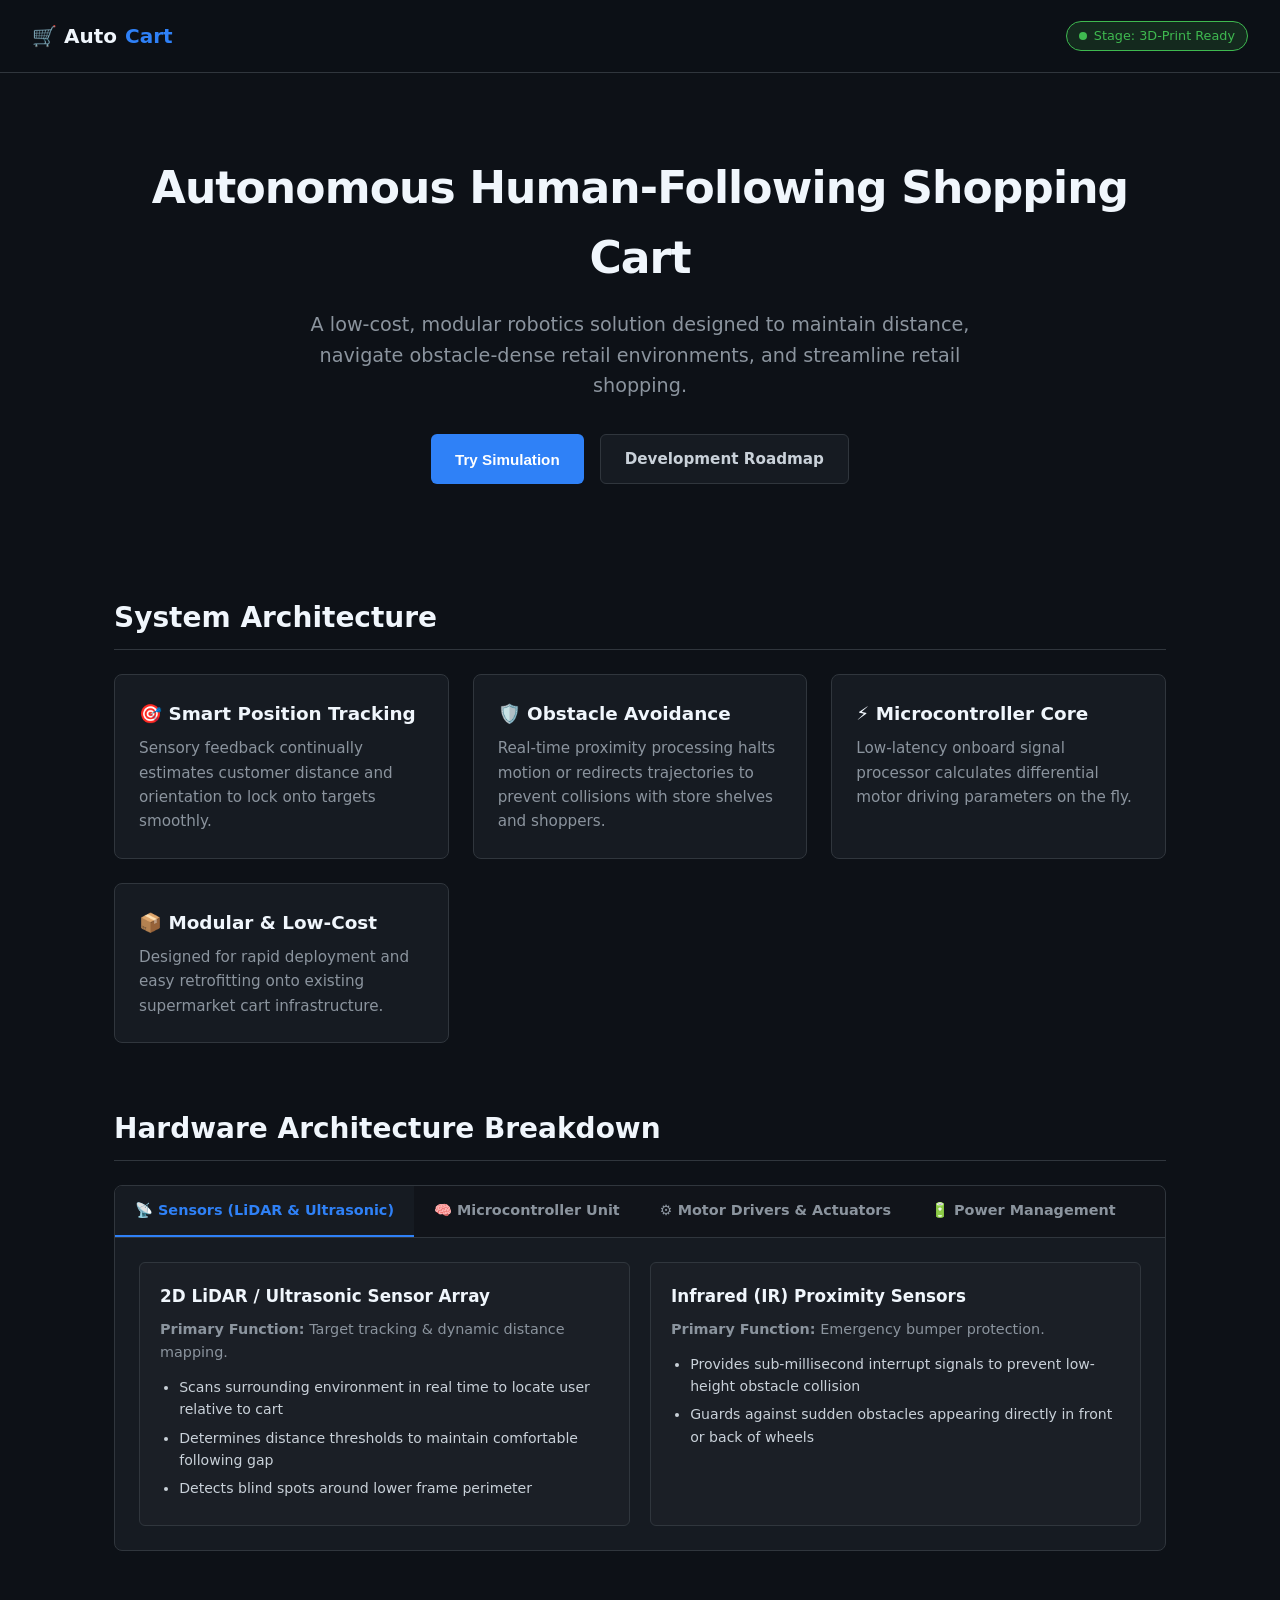
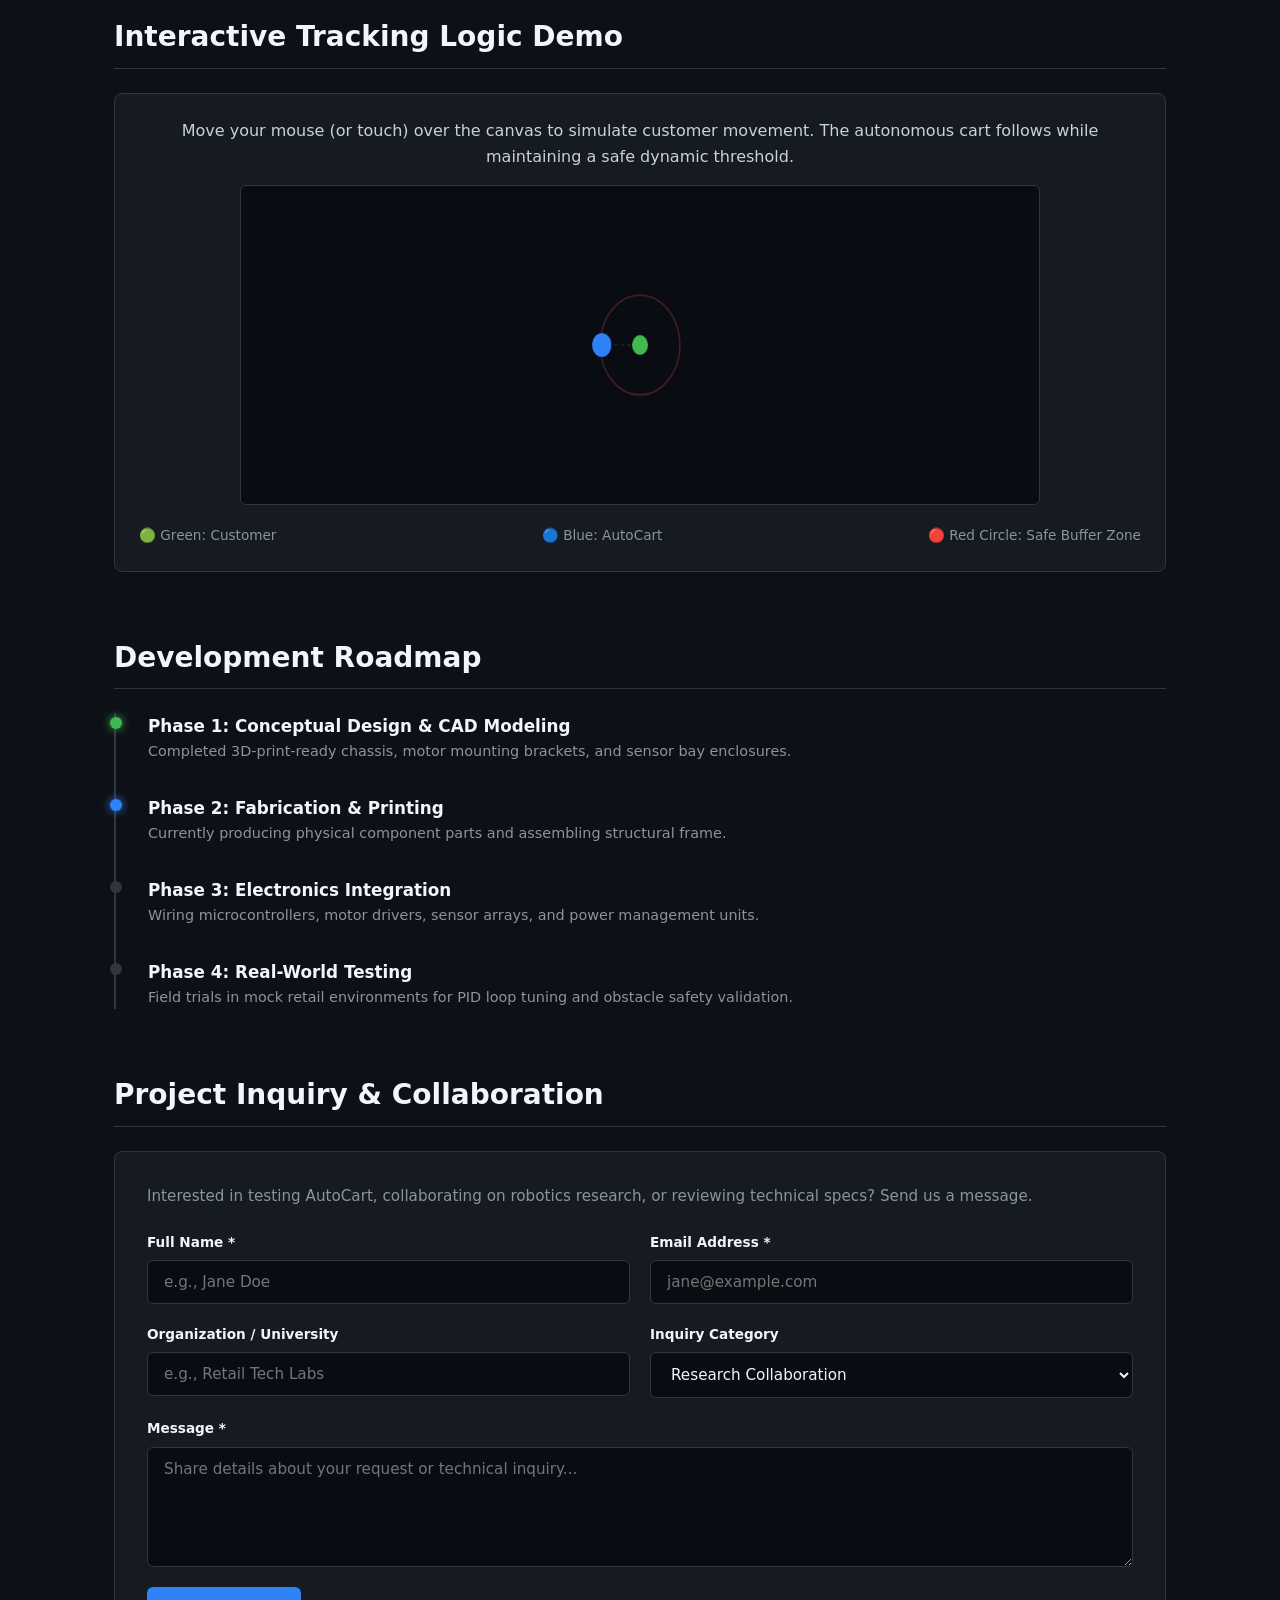
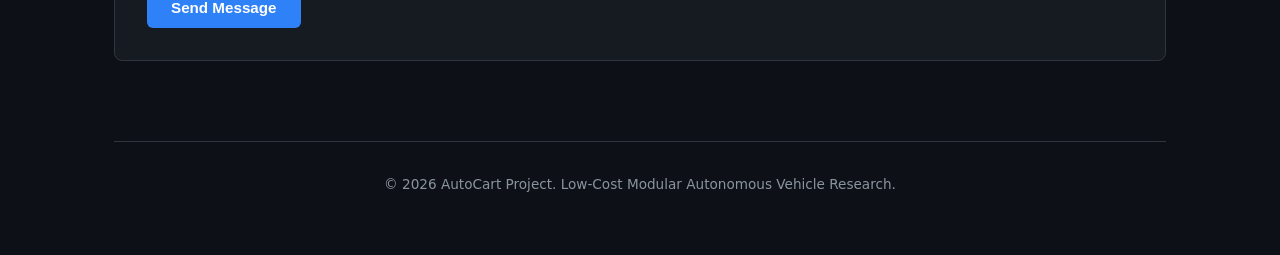
<file: index.html>
<!DOCTYPE html>
<html lang="en">
<head>
  <meta charset="UTF-8">
  <meta name="viewport" content="width=device-width, initial-scale=1.0">
  <title>AutoCart | Human-Following Autonomous Shopping Cart</title>
  <link rel="stylesheet" href="style.css">
</head>
<body>

  <!-- Navigation Bar -->
  <nav>
    <div class="logo">
      🛒 Auto<span>Cart</span>
    </div>
    <div class="status-badge">
      <span class="status-dot"></span>
      Stage: 3D-Print Ready
    </div>
  </nav>

  <div class="container">
    <!-- Header Hero -->
    <header>
      <h1>Autonomous Human-Following Shopping Cart</h1>
      <p class="subtitle">
        A low-cost, modular robotics solution designed to maintain distance, navigate obstacle-dense retail environments, and streamline retail shopping.
      </p>
      <div class="cta-group">
        <button class="btn btn-primary" id="simBtn">Try Simulation</button>
        <a href="#roadmap" class="btn btn-secondary">Development Roadmap</a>
      </div>
    </header>

    <!-- Key Technical Features -->
    <section id="features">
      <h2 class="section-title">System Architecture</h2>
      <div class="grid">
        <div class="card">
          <h3>🎯 Smart Position Tracking</h3>
          <p>Sensory feedback continually estimates customer distance and orientation to lock onto targets smoothly.</p>
        </div>
        <div class="card">
          <h3>🛡️ Obstacle Avoidance</h3>
          <p>Real-time proximity processing halts motion or redirects trajectories to prevent collisions with store shelves and shoppers.</p>
        </div>
        <div class="card">
          <h3>⚡ Microcontroller Core</h3>
          <p>Low-latency onboard signal processor calculates differential motor driving parameters on the fly.</p>
        </div>
        <div class="card">
          <h3>📦 Modular & Low-Cost</h3>
          <p>Designed for rapid deployment and easy retrofitting onto existing supermarket cart infrastructure.</p>
        </div>
      </div>
    </section>

    <!-- Hardware Architecture Breakdown (Interactive Tabs) -->
    <section id="hardware">
      <h2 class="section-title">Hardware Architecture Breakdown</h2>
      
      <div class="tabs-container">
        <!-- Tab Controls -->
        <div class="tab-buttons">
          <button class="tab-btn active" data-tab="tab-sensors">📡 Sensors (LiDAR & Ultrasonic)</button>
          <button class="tab-btn" data-tab="tab-controller">🧠 Microcontroller Unit</button>
          <button class="tab-btn" data-tab="tab-actuators">⚙️ Motor Drivers & Actuators</button>
          <button class="tab-btn" data-tab="tab-power">🔋 Power Management</button>
        </div>

        <!-- Tab Contents -->
        <div class="tab-content-wrapper">
          
          <!-- Sensors Tab -->
          <div id="tab-sensors" class="tab-content active">
            <div class="hw-grid">
              <div class="hw-card">
                <h4>2D LiDAR / Ultrasonic Sensor Array</h4>
                <p><strong>Primary Function:</strong> Target tracking & dynamic distance mapping.</p>
                <ul>
                  <li>Scans surrounding environment in real time to locate user relative to cart</li>
                  <li>Determines distance thresholds to maintain comfortable following gap</li>
                  <li>Detects blind spots around lower frame perimeter</li>
                </ul>
              </div>
              <div class="hw-card">
                <h4>Infrared (IR) Proximity Sensors</h4>
                <p><strong>Primary Function:</strong> Emergency bumper protection.</p>
                <ul>
                  <li>Provides sub-millisecond interrupt signals to prevent low-height obstacle collision</li>
                  <li>Guards against sudden obstacles appearing directly in front or back of wheels</li>
                </ul>
              </div>
            </div>
          </div>

          <!-- Microcontroller Tab -->
          <div id="tab-controller" class="tab-content">
            <div class="hw-grid">
              <div class="hw-card">
                <h4>32-Bit Microcontroller Unit (MCU)</h4>
                <p><strong>Primary Function:</strong> Central decision-making, signal filtering, and motor control loop.</p>
                <ul>
                  <li>Executes sensor-fusion algorithms to filter signal noise from supermarket aisles</li>
                  <li>Runs closed-loop PID control for smooth acceleration, steering, and braking</li>
                  <li>Processes serial communication from sensor arrays with low latency</li>
                </ul>
              </div>
            </div>
          </div>

          <!-- Motor Drivers & Actuators Tab -->
          <div id="tab-actuators" class="tab-content">
            <div class="hw-grid">
              <div class="hw-card">
                <h4>Dual H-Bridge Motor Driver</h4>
                <p><strong>Primary Function:</strong> High-current power translation for drive motors.</p>
                <ul>
                  <li>Receives PWM control signals from MCU to adjust motor velocity independently</li>
                  <li>Integrated thermal shutdown and current-sensing feedback for motor protection</li>
                </ul>
              </div>
              <div class="hw-card">
                <h4>High-Torque DC Geared Motors + Encoders</h4>
                <p><strong>Primary Function:</strong> Differential wheel drive system.</p>
                <ul>
                  <li>High-gear ratio tuned to haul fully loaded shopping payloads up to standard store ramps</li>
                  <li>Optical/magnetic quadrature encoders provide real-time wheel speed feedback</li>
                </ul>
              </div>
            </div>
          </div>

          <!-- Power Tab -->
          <div id="tab-power" class="tab-content">
            <div class="hw-grid">
              <div class="hw-card">
                <h4>Rechargeable Lithium Battery Pack</h4>
                <p><strong>Primary Function:</strong> Uninterrupted power delivery.</p>
                <ul>
                  <li>Dual voltage rails: High-discharge rail for motors, regulated 5V/3.3V supply for logic components</li>
                  <li>Integrated Battery Management System (BMS) with cell balancing and charge monitoring</li>
                </ul>
              </div>
            </div>
          </div>

        </div>
      </div>
    </section>

    <!-- Interactive Concept Simulation -->
    <section id="simulation">
      <h2 class="section-title">Interactive Tracking Logic Demo</h2>
      <div class="sim-container">
        <p>Move your mouse (or touch) over the canvas to simulate customer movement. The autonomous cart follows while maintaining a safe dynamic threshold.</p>
        <canvas id="simCanvas"></canvas>
        <div class="sim-controls">
          <span>🟢 Green: Customer</span>
          <span>🔵 Blue: AutoCart</span>
          <span>🔴 Red Circle: Safe Buffer Zone</span>
        </div>
      </div>
    </section>

    <!-- Project Roadmap -->
    <section id="roadmap">
      <h2 class="section-title">Development Roadmap</h2>
      <div class="timeline">
        <div class="timeline-step completed">
          <h4>Phase 1: Conceptual Design & CAD Modeling</h4>
          <p>Completed 3D-print-ready chassis, motor mounting brackets, and sensor bay enclosures.</p>
        </div>
        <div class="timeline-step active">
          <h4>Phase 2: Fabrication & Printing</h4>
          <p>Currently producing physical component parts and assembling structural frame.</p>
        </div>
        <div class="timeline-step">
          <h4>Phase 3: Electronics Integration</h4>
          <p>Wiring microcontrollers, motor drivers, sensor arrays, and power management units.</p>
        </div>
        <div class="timeline-step">
          <h4>Phase 4: Real-World Testing</h4>
          <p>Field trials in mock retail environments for PID loop tuning and obstacle safety validation.</p>
        </div>
      </div>
    </section>
<!-- Contact & Inquiry Form Section -->
    <section id="contact">
      <h2 class="section-title">Project Inquiry & Collaboration</h2>
      <div class="contact-card">
        <p class="contact-subtitle">Interested in testing AutoCart, collaborating on robotics research, or reviewing technical specs? Send us a message.</p>

        <!-- Form Status Message -->
        <div id="formAlert" class="form-alert hidden"></div>

        <form id="inquiryForm" class="inquiry-form" novalidate>
          <div class="form-row">
            <div class="form-group">
              <label for="fullName">Full Name *</label>
              <input type="text" id="fullName" name="fullName" placeholder="e.g., Jane Doe" required>
            </div>
            <div class="form-group">
              <label for="email">Email Address *</label>
              <input type="email" id="email" name="email" placeholder="jane@example.com" required>
            </div>
          </div>

          <div class="form-row">
            <div class="form-group">
              <label for="organization">Organization / University</label>
              <input type="text" id="organization" name="organization" placeholder="e.g., Retail Tech Labs">
            </div>
            <div class="form-group">
              <label for="inquiryType">Inquiry Category</label>
              <select id="inquiryType" name="inquiryType">
                <option value="collaboration">Research Collaboration</option>
                <option value="testing">Field Testing / Trial</option>
                <option value="sponsorship">Hardware / Component Sponsorship</option>
                <option value="general">General Question</option>
              </select>
            </div>
          </div>

          <div class="form-group">
            <label for="message">Message *</label>
            <textarea id="message" name="message" rows="5" placeholder="Share details about your request or technical inquiry..." required></textarea>
          </div>

          <button type="submit" class="btn btn-primary submit-btn">
            <span class="btn-text">Send Message</span>
            <span class="btn-loader hidden"></span>
          </button>
        </form>
      </div>
    </section>
    <!-- Footer -->
    <footer>
      <p>&copy; 2026 AutoCart Project. Low-Cost Modular Autonomous Vehicle Research.</p>
    </footer>
  </div>

  <script src="script.js"></script>
</body>
</html>
</file>
<file: style.css>
:root {
  --bg: #0d1117;
  --card-bg: #161b22;
  --border: #30363d;
  --primary: #2f81f7;
  --primary-hover: #58a6ff;
  --accent: #3fb950;
  --text: #c9d1d9;
  --text-heading: #f0f6fc;
  --text-muted: #8b949e;
  --font: system-ui, -apple-system, BlinkMacSystemFont, "Segoe UI", Roboto, sans-serif;
}

* {
  box-sizing: border-box;
  margin: 0;
  padding: 0;
}

body {
  background-color: var(--bg);
  color: var(--text);
  font-family: var(--font);
  line-height: 1.6;
  padding-bottom: 60px;
}

/* Navigation */
nav {
  display: flex;
  justify-content: space-between;
  align-items: center;
  padding: 1.25rem 2rem;
  border-bottom: 1px solid var(--border);
  background: rgba(13, 17, 23, 0.8);
  backdrop-filter: blur(10px);
  position: sticky;
  top: 0;
  z-index: 100;
}

.logo {
  font-size: 1.25rem;
  font-weight: 700;
  color: var(--text-heading);
  display: flex;
  align-items: center;
  gap: 0.5rem;
}

.logo span {
  color: var(--primary);
}

.status-badge {
  font-size: 0.8rem;
  padding: 0.25rem 0.75rem;
  border-radius: 20px;
  background: rgba(63, 185, 80, 0.15);
  color: var(--accent);
  border: 1px solid var(--accent);
  display: inline-flex;
  align-items: center;
  gap: 0.4rem;
}

.status-dot {
  width: 8px;
  height: 8px;
  background-color: var(--accent);
  border-radius: 50%;
  display: inline-block;
  animation: pulse 2s infinite;
}

@keyframes pulse {
  0% { opacity: 1; transform: scale(1); }
  50% { opacity: 0.4; transform: scale(0.85); }
  100% { opacity: 1; transform: scale(1); }
}

/* Layout Container */
.container {
  max-width: 1100px;
  margin: 0 auto;
  padding: 0 1.5rem;
}

/* Header */
header {
  padding: 5rem 0 3rem 0;
  text-align: center;
}

h1 {
  font-size: 2.75rem;
  color: var(--text-heading);
  margin-bottom: 1rem;
  letter-spacing: -0.02em;
}

.subtitle {
  font-size: 1.2rem;
  color: var(--text-muted);
  max-width: 700px;
  margin: 0 auto 2rem auto;
}

.cta-group {
  display: flex;
  justify-content: center;
  gap: 1rem;
}

.btn {
  padding: 0.75rem 1.5rem;
  border-radius: 6px;
  font-weight: 600;
  text-decoration: none;
  transition: all 0.2s ease;
  cursor: pointer;
  border: none;
  font-size: 0.95rem;
}

.btn-primary {
  background-color: var(--primary);
  color: #fff;
}

.btn-primary:hover {
  background-color: var(--primary-hover);
}

.btn-secondary {
  background-color: var(--card-bg);
  color: var(--text);
  border: 1px solid var(--border);
}

.btn-secondary:hover {
  border-color: var(--text-muted);
}

/* Sections & Grid */
section {
  margin-top: 4rem;
}

.section-title {
  font-size: 1.75rem;
  color: var(--text-heading);
  margin-bottom: 1.5rem;
  border-bottom: 1px solid var(--border);
  padding-bottom: 0.5rem;
}

.grid {
  display: grid;
  grid-template-columns: repeat(auto-fit, minmax(280px, 1fr));
  gap: 1.5rem;
}

.card {
  background: var(--card-bg);
  border: 1px solid var(--border);
  border-radius: 8px;
  padding: 1.5rem;
  transition: transform 0.2s ease, border-color 0.2s ease;
}

.card:hover {
  transform: translateY(-2px);
  border-color: var(--primary);
}

.card h3 {
  color: var(--text-heading);
  margin-bottom: 0.5rem;
  font-size: 1.15rem;
}

.card p {
  color: var(--text-muted);
  font-size: 0.95rem;
}

/* Hardware Breakdown Tabs */
.tabs-container {
  background: var(--card-bg);
  border: 1px solid var(--border);
  border-radius: 8px;
  overflow: hidden;
}

.tab-buttons {
  display: flex;
  border-bottom: 1px solid var(--border);
  background: rgba(0, 0, 0, 0.25);
  flex-wrap: wrap;
}

.tab-btn {
  padding: 1rem 1.25rem;
  background: none;
  border: none;
  color: var(--text-muted);
  font-family: var(--font);
  font-size: 0.9rem;
  font-weight: 600;
  cursor: pointer;
  transition: all 0.2s ease;
  border-bottom: 2px solid transparent;
}

.tab-btn:hover {
  color: var(--text-heading);
}

.tab-btn.active {
  color: var(--primary);
  border-bottom-color: var(--primary);
  background: var(--card-bg);
}

.tab-content-wrapper {
  padding: 1.5rem;
}

.tab-content {
  display: none;
}

.tab-content.active {
  display: block;
}

.hw-grid {
  display: grid;
  grid-template-columns: repeat(auto-fit, minmax(280px, 1fr));
  gap: 1.25rem;
}

.hw-card {
  background: rgba(255, 255, 255, 0.02);
  border: 1px solid var(--border);
  border-radius: 6px;
  padding: 1.25rem;
}

.hw-card h4 {
  color: var(--text-heading);
  font-size: 1.05rem;
  margin-bottom: 0.5rem;
}

.hw-card p {
  color: var(--text-muted);
  font-size: 0.9rem;
  margin-bottom: 0.75rem;
}

.hw-card ul {
  padding-left: 1.2rem;
  color: var(--text);
  font-size: 0.88rem;
}

.hw-card li {
  margin-bottom: 0.35rem;
}

/* Simulation Section */
.sim-container {
  background: var(--card-bg);
  border: 1px solid var(--border);
  border-radius: 8px;
  padding: 1.5rem;
  text-align: center;
}

#simCanvas {
  background: #090d13;
  border: 1px solid var(--border);
  border-radius: 6px;
  width: 100%;
  max-width: 800px;
  height: 320px;
  margin-top: 1rem;
  cursor: crosshair;
}

.sim-controls {
  display: flex;
  justify-content: space-between;
  align-items: center;
  margin-top: 0.75rem;
  color: var(--text-muted);
  font-size: 0.85rem;
}

/* Roadmap Timeline */
.timeline {
  position: relative;
  padding-left: 2rem;
  border-left: 2px solid var(--border);
}

.timeline-step {
  position: relative;
  margin-bottom: 2rem;
}

.timeline-step::before {
  content: '';
  position: absolute;
  left: -2.35rem;
  top: 0.25rem;
  width: 12px;
  height: 12px;
  border-radius: 50%;
  background: var(--border);
}

.timeline-step.completed::before {
  background: var(--accent);
  box-shadow: 0 0 8px var(--accent);
}

.timeline-step.active::before {
  background: var(--primary);
  box-shadow: 0 0 8px var(--primary);
}

.timeline-step h4 {
  color: var(--text-heading);
  font-size: 1.05rem;
}

.timeline-step p {
  color: var(--text-muted);
  font-size: 0.9rem;
}

/* Footer */
footer {
  text-align: center;
  margin-top: 5rem;
  padding-top: 2rem;
  border-top: 1px solid var(--border);
  color: var(--text-muted);
  font-size: 0.85rem;
}
/* Contact Section Styles */
.contact-card {
  background: var(--card-bg);
  border: 1px solid var(--border);
  border-radius: 8px;
  padding: 2rem;
}

.contact-subtitle {
  color: var(--text-muted);
  font-size: 0.95rem;
  margin-bottom: 1.5rem;
}

.inquiry-form {
  display: flex;
  flex-direction: column;
  gap: 1.25rem;
}

.form-row {
  display: grid;
  grid-template-columns: repeat(auto-fit, minmax(240px, 1fr));
  gap: 1.25rem;
}

.form-group {
  display: flex;
  flex-direction: column;
  gap: 0.4rem;
}

.form-group label {
  color: var(--text-heading);
  font-size: 0.85rem;
  font-weight: 600;
}

.form-group input,
.form-group select,
.form-group textarea {
  background: #090d13;
  border: 1px solid var(--border);
  border-radius: 6px;
  padding: 0.75rem 1rem;
  color: var(--text-heading);
  font-family: var(--font);
  font-size: 0.95rem;
  outline: none;
  transition: border-color 0.2s ease, box-shadow 0.2s ease;
}

.form-group input:focus,
.form-group select:focus,
.form-group textarea:focus {
  border-color: var(--primary);
  box-shadow: 0 0 0 2px rgba(47, 129, 247, 0.25);
}

.form-group textarea {
  resize: vertical;
  min-height: 120px;
}

/* Submit Button & Loader */
.submit-btn {
  align-self: flex-start;
  display: inline-flex;
  align-items: center;
  justify-content: center;
  gap: 0.5rem;
  min-width: 140px;
}

.btn-loader {
  width: 16px;
  height: 16px;
  border: 2px solid rgba(255, 255, 255, 0.3);
  border-top-color: #fff;
  border-radius: 50%;
  animation: spin 0.8s linear infinite;
}

@keyframes spin {
  to { transform: rotate(360deg); }
}

/* Alert Notification Box */
.form-alert {
  padding: 0.85rem 1.25rem;
  border-radius: 6px;
  font-size: 0.9rem;
  margin-bottom: 1rem;
}

.form-alert.success {
  background: rgba(63, 185, 80, 0.15);
  border: 1px solid var(--accent);
  color: var(--accent);
}

.form-alert.error {
  background: rgba(248, 81, 73, 0.15);
  border: 1px solid #f85149;
  color: #f85149;
}

.hidden {
  display: none !important;
}
</file>
